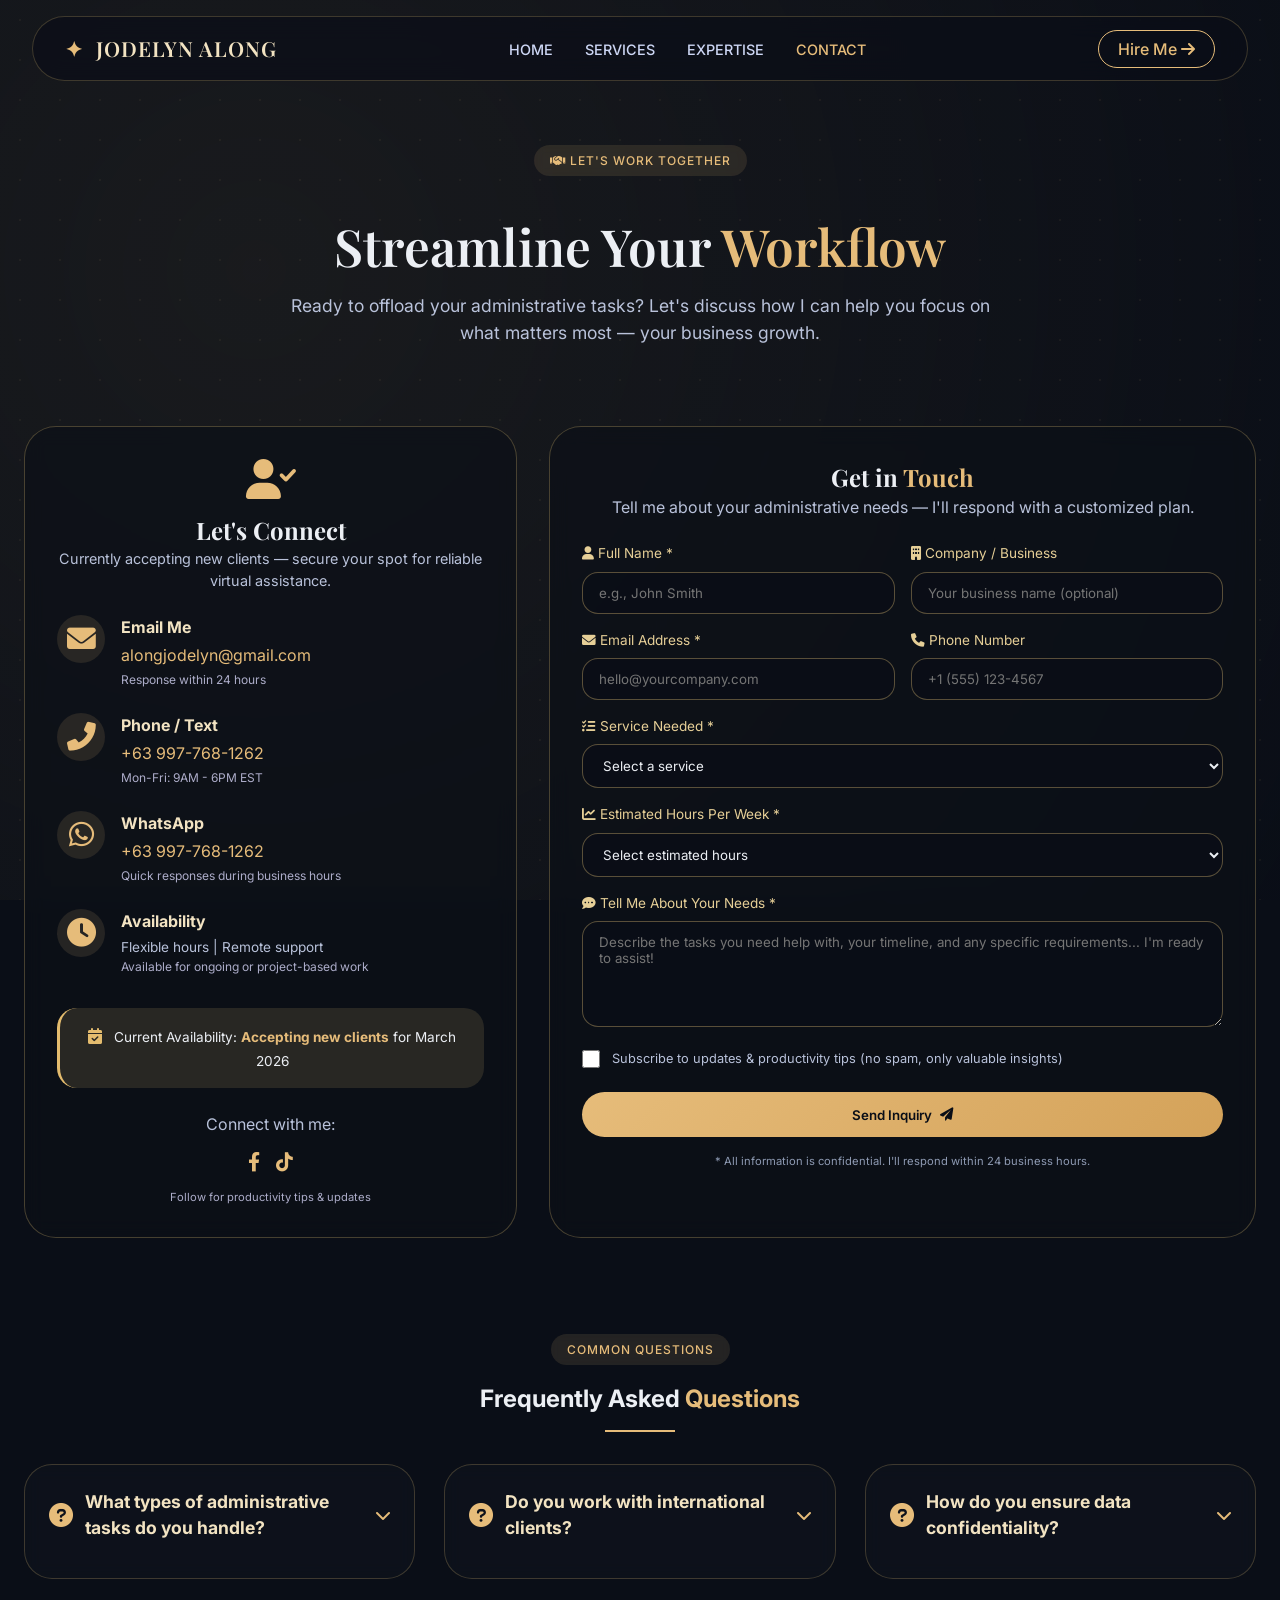
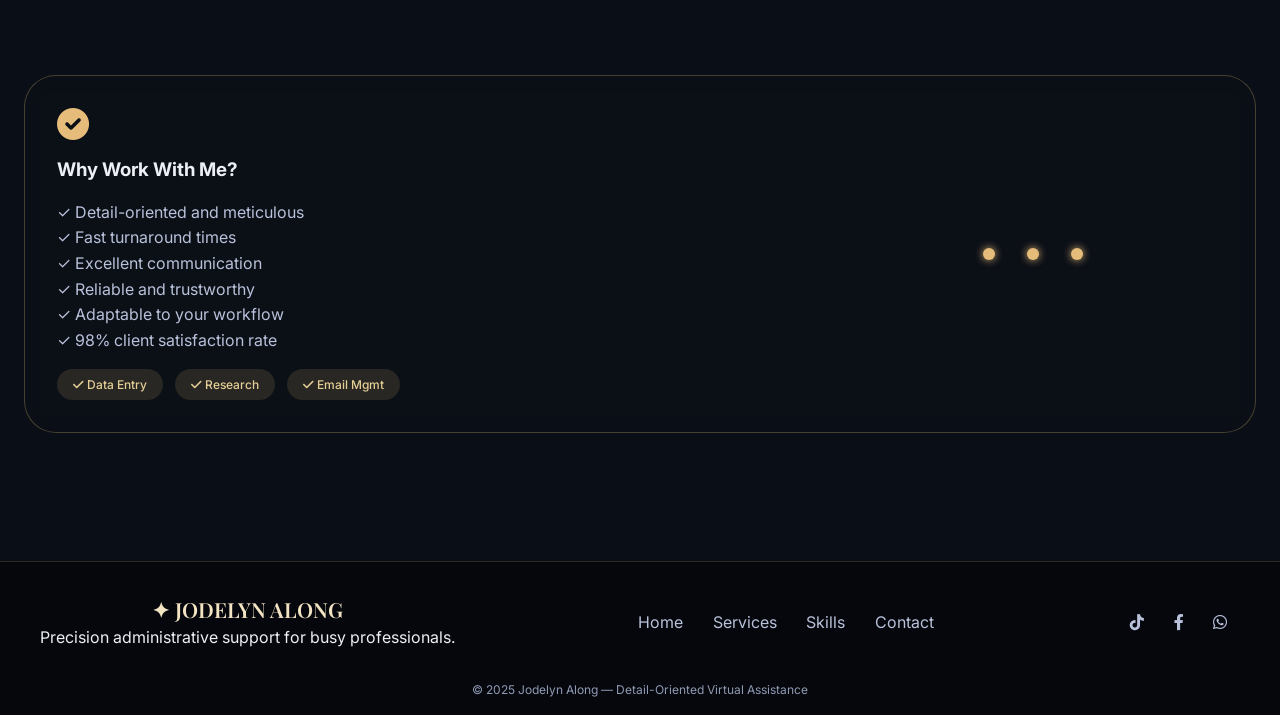
<file: contact.html>
<!DOCTYPE html>
<html lang="en">
<head>
  <meta charset="UTF-8">
  <meta name="viewport" content="width=device-width, initial-scale=1.0, viewport-fit=cover">
  <title>Jodelyn Along | Contact & Inquiries</title>
  <!-- Google Fonts + Font Awesome -->
  <link href="https://fonts.googleapis.com/css2?family=Inter:opsz,wght@14..32,200;14..32,300;14..32,400;14..32,500;14..32,600;14..32,700;14..32,800&family=Playfair+Display:ital,wght@0,400;0,500;0,600;0,700;1,400&display=swap" rel="stylesheet">
  <link rel="stylesheet" href="https://cdnjs.cloudflare.com/ajax/libs/font-awesome/6.0.0-beta3/css/all.min.css">
  <style>
    /* Complete styles to ensure consistent luxury aesthetic and responsive behavior */
    * {
      margin: 0;
      padding: 0;
      box-sizing: border-box;
    }

    body {
      background: #0a0e17;
      font-family: 'Inter', sans-serif;
      color: #eceff4;
      line-height: 1.5;
      overflow-x: hidden;
    }

    .bg-aura {
      position: fixed;
      top: 0;
      left: 0;
      width: 100%;
      height: 100%;
      background: radial-gradient(circle at 20% 30%, rgba(210, 180, 110, 0.08), rgba(10, 14, 23, 0.95));
      pointer-events: none;
      z-index: -2;
    }

    .particles-overlay {
      position: fixed;
      top: 0;
      left: 0;
      width: 100%;
      height: 100%;
      background-image: radial-gradient(rgba(210, 180, 110, 0.2) 1px, transparent 1px);
      background-size: 40px 40px;
      pointer-events: none;
      z-index: -1;
      opacity: 0.3;
    }

    .glass-nav, .glass-card, .expert-card {
      backdrop-filter: blur(12px);
      background: rgba(15, 20, 30, 0.65);
      border: 1px solid rgba(210, 180, 110, 0.25);
      border-radius: 32px;
    }

    .navbar {
      position: sticky;
      top: 0;
      z-index: 100;
      padding: 1rem 2rem;
      margin: 1rem 2rem;
      background: rgba(10, 14, 23, 0.7);
      backdrop-filter: blur(12px);
      border-radius: 80px;
      border: 1px solid rgba(210, 180, 110, 0.25);
    }

    .nav-container {
      max-width: 1280px;
      margin: 0 auto;
      display: flex;
      align-items: center;
      justify-content: space-between;
      flex-wrap: wrap;
    }

    .logo-link {
      font-family: 'Playfair Display', serif;
      font-weight: 600;
      font-size: 1.3rem;
      letter-spacing: 1px;
      color: #f2e3c2;
      text-decoration: none;
    }

    .logo-icon {
      color: #e6bc7a;
      margin-right: 6px;
    }

    .nav-links {
      display: flex;
      gap: 2rem;
      list-style: none;
    }

    .nav-item {
      color: #cdd6f4;
      text-decoration: none;
      font-weight: 500;
      font-size: 0.9rem;
      transition: 0.2s;
    }

    .nav-item.active, .nav-item:hover {
      color: #e6bc7a;
    }

    .btn-outline-light {
      background: transparent;
      border: 1px solid #e6bc7a;
      padding: 0.5rem 1.2rem;
      border-radius: 40px;
      color: #e6bc7a;
      text-decoration: none;
      font-weight: 500;
      transition: 0.2s;
    }

    .btn-outline-light:hover {
      background: rgba(230, 188, 122, 0.15);
    }

    .container {
      max-width: 1280px;
      margin: 0 auto;
      padding: 0 1.5rem;
    }

    .badge {
      background: rgba(230, 188, 122, 0.12);
      backdrop-filter: blur(4px);
      padding: 0.4rem 1rem;
      border-radius: 40px;
      font-size: 0.75rem;
      font-weight: 500;
      letter-spacing: 1px;
      color: #e6bc7a;
      width: fit-content;
    }

    h1 {
      font-family: 'Playfair Display', serif;
      font-size: 3.2rem;
      font-weight: 600;
      margin: 1rem 0;
      line-height: 1.2;
    }

    .accent {
      color: #e6bc7a;
    }

    .hero-desc {
      font-size: 1.1rem;
      color: #b9c2da;
      margin-bottom: 1rem;
    }

    .expert-card {
      background: rgba(12, 16, 24, 0.7);
      backdrop-filter: blur(10px);
      border-radius: 32px;
      padding: 2rem;
      transition: transform 0.2s ease, box-shadow 0.2s;
      border: 1px solid rgba(210, 180, 110, 0.3);
    }

    .expert-icon {
      width: 48px;
      height: 48px;
      background: rgba(230, 188, 122, 0.12);
      border-radius: 60px;
      display: flex;
      align-items: center;
      justify-content: center;
      font-size: 1.4rem;
      color: #e6bc7a;
    }

    .btn-primary {
      background: linear-gradient(135deg, #e6bc7a 0%, #d4a259 100%);
      padding: 0.9rem 1.8rem;
      border-radius: 40px;
      font-weight: 600;
      display: inline-flex;
      align-items: center;
      gap: 8px;
      color: #0a0e17;
      transition: 0.2s;
      font-family: 'Inter', sans-serif;
    }

    .btn-primary:hover {
      transform: translateY(-2px);
      box-shadow: 0 10px 20px -8px rgba(230, 188, 122, 0.4);
    }

    .work-grid {
      display: grid;
      gap: 1.8rem;
      margin-top: 2rem;
    }

    .glass-card {
      background: rgba(15, 20, 30, 0.6);
      backdrop-filter: blur(8px);
      border-radius: 28px;
      border: 1px solid rgba(210, 180, 110, 0.25);
    }

    .tech-tags {
      background: rgba(210, 180, 110, 0.15);
      padding: 0.4rem 1rem;
      border-radius: 40px;
      font-size: 0.75rem;
      font-weight: 500;
      color: #e6cf97;
    }

    .footer {
      margin-top: 4rem;
      background: rgba(5, 7, 12, 0.8);
      backdrop-filter: blur(8px);
      border-top: 1px solid rgba(210, 180, 110, 0.2);
      padding: 2rem 1rem 1rem;
      text-align: center;
    }

    .footer-content {
      display: flex;
      flex-wrap: wrap;
      justify-content: space-between;
      align-items: center;
      gap: 1.5rem;
    }

    .footer-brand .logo-footer {
      font-family: 'Playfair Display', serif;
      font-size: 1.3rem;
      font-weight: 600;
      color: #f2e3c2;
    }

    .footer-links a, .footer-social a {
      color: #b9c2da;
      margin: 0 0.8rem;
      text-decoration: none;
      transition: 0.2s;
    }

    .footer-social a:hover, .footer-links a:hover {
      color: #e6bc7a;
    }

    .copyright {
      font-size: 0.75rem;
      color: #8f9bb3;
      margin-top: 2rem;
    }

    @media (max-width: 780px) {
      .nav-container {
        flex-direction: column;
        gap: 1rem;
      }
      .nav-links {
        gap: 1.2rem;
      }
      h1 {
        font-size: 2.3rem;
      }
      .contact-wrapper {
        flex-direction: column;
      }
    }

    input, select, textarea {
      font-family: 'Inter', sans-serif;
      outline: none;
      transition: 0.2s;
    }

    input:focus, select:focus, textarea:focus {
      border-color: #e6bc7a;
      box-shadow: 0 0 0 2px rgba(230, 188, 122, 0.2);
    }
  </style>
</head>
<body>
  <div class="bg-aura"></div>
  <div class="particles-overlay"></div>

  <!-- Navigation -->
  <nav class="navbar glass-nav">
    <div class="nav-container">
      <div class="logo">
        <a href="index.html" class="logo-link">
          <span class="logo-icon">✦</span> JODELYN ALONG
        </a>
      </div>
      <ul class="nav-links">
        <li><a href="index.html" class="nav-item">HOME</a></li>
        <li><a href="index.html#work" class="nav-item">SERVICES</a></li>
        <li><a href="index.html#expertise" class="nav-item">EXPERTISE</a></li>
        <li><a href="contact.html" class="nav-item active">CONTACT</a></li>
      </ul>
      <div class="nav-cta">
        <a href="#consultation" class="btn-outline-light">Hire Me <i class="fas fa-arrow-right"></i></a>
      </div>
    </div>
  </nav>

  <main>
    <!-- Hero -->
    <section class="hero" style="min-height: auto; padding: 3rem 0 2rem 0;">
      <div class="container" style="text-align: center;">
        <div class="badge" style="display: inline-block; margin-bottom: 1.5rem;">
          <i class="fas fa-handshake"></i> LET'S WORK TOGETHER
        </div>
        <h1>Streamline Your <span class="accent">Workflow</span></h1>
        <p class="hero-desc" style="margin-left: auto; margin-right: auto; max-width: 700px;">Ready to offload your administrative tasks? Let's discuss how I can help you focus on what matters most — your business growth.</p>
      </div>
    </section>

    <!-- Main Contact Section - Split Layout -->
    <section class="expertise-section" style="padding: 2rem 0 4rem 0;">
      <div class="container contact-wrapper" style="display: flex; flex-wrap: wrap; gap: 2rem;">
        <!-- Left Side: Contact Info & Availability -->
        <div class="expert-card" style="flex: 1; min-width: 280px; text-align: left; padding: 2rem;">
          <div style="text-align: center; margin-bottom: 1.5rem;">
            <i class="fas fa-user-check" style="font-size: 2.5rem; color: #e6bc7a;"></i>
            <h2 style="margin-top: 0.75rem; font-family: 'Playfair Display', serif;">Let's Connect</h2>
            <p style="color: #b9c2da; font-size: 0.9rem;">Currently accepting new clients — secure your spot for reliable virtual assistance.</p>
          </div>

          <div style="display: flex; flex-direction: column; gap: 1.5rem;">
            <div style="display: flex; gap: 1rem; align-items: flex-start;">
              <div class="expert-icon" style="font-size: 1.8rem; margin-bottom: 0;"><i class="fas fa-envelope"></i></div>
              <div>
                <h4 style="color: #f2e3c2; margin-bottom: 0.25rem;">Email Me</h4>
                <a href="mailto:alongjodelyn@gmail.com" style="color: #e6bc7a; text-decoration: none;">alongjodelyn@gmail.com</a>
                <p style="font-size: 0.75rem; color: #adadc9; margin-top: 0.25rem;">Response within 24 hours</p>
              </div>
            </div>

            <div style="display: flex; gap: 1rem; align-items: flex-start;">
              <div class="expert-icon" style="font-size: 1.8rem; margin-bottom: 0;"><i class="fas fa-phone-alt"></i></div>
              <div>
                <h4 style="color: #f2e3c2; margin-bottom: 0.25rem;">Phone / Text</h4>
                <a href="tel:+639977681262" style="color: #e6bc7a; text-decoration: none;">+63 997-768-1262</a>
                <p style="font-size: 0.75rem; color: #adadc9; margin-top: 0.25rem;">Mon-Fri: 9AM - 6PM EST</p>
              </div>
            </div>

            <div style="display: flex; gap: 1rem; align-items: flex-start;">
              <div class="expert-icon" style="font-size: 1.8rem; margin-bottom: 0;"><i class="fab fa-whatsapp"></i></div>
              <div>
                <h4 style="color: #f2e3c2; margin-bottom: 0.25rem;">WhatsApp</h4>
                <a href="https://wa.me/639977681262" target="_blank" rel="noopener noreferrer" style="color: #e6bc7a; text-decoration: none;">+63 997-768-1262</a>
                <p style="font-size: 0.75rem; color: #adadc9; margin-top: 0.25rem;">Quick responses during business hours</p>
              </div>
            </div>

            <div style="display: flex; gap: 1rem; align-items: flex-start;">
              <div class="expert-icon" style="font-size: 1.8rem; margin-bottom: 0;"><i class="fas fa-clock"></i></div>
              <div>
                <h4 style="color: #f2e3c2; margin-bottom: 0.25rem;">Availability</h4>
                <p style="font-size: 0.85rem; color: #b9c2da;">Flexible hours | Remote support</p>
                <p style="font-size: 0.75rem; color: #adadc9;">Available for ongoing or project-based work</p>
              </div>
            </div>
          </div>

          <div style="margin: 2rem 0 1.5rem 0; padding: 1rem; background: rgba(210, 180, 110, 0.15); border-radius: 20px; text-align: center; border-left: 3px solid #e4bc6e;">
            <i class="fas fa-calendar-check" style="color: #e4bc6e; margin-right: 0.5rem;"></i>
            <span style="font-size: 0.85rem;">Current Availability: <strong style="color: #e6bc7a;">Accepting new clients</strong> for March 2026</span>
          </div>

          <!-- Social Media Links Section - Enhanced with working Facebook & TikTok links -->
          <div class="social-luxury" style="text-align: center; margin-top: 0.5rem;">
            <span style="color: #b9c2da;">Connect with me:</span>
            <div style="display: flex; gap: 1rem; justify-content: center; margin-top: 0.75rem;">
              <!-- FACEBOOK link - active, correct profile link (updated) -->
              <a href="https://www.facebook.com/jodelyn.along.7" target="_blank" rel="noopener noreferrer" style="color: #e6bc7a; font-size: 1.2rem; transition: 0.3s;" aria-label="Facebook"><i class="fab fa-facebook-f"></i></a>
              <!-- TIKTOK link - active, working link for Jodelyn Along (updated) -->
              <a href="https://www.tiktok.com/@itsmecheng_30?_r=1&_t=ZS-954JgWuUEQ0" target="_blank" rel="noopener noreferrer" style="color: #e6bc7a; font-size: 1.2rem; transition: 0.3s;" aria-label="TikTok"><i class="fab fa-tiktok"></i></a>
            </div>
            <p style="font-size: 0.7rem; color: #adadc9; margin-top: 0.75rem;">Follow for productivity tips & updates</p>
          </div>
        </div>

        <!-- Right Side: Contact Form -->
        <div class="expert-card" style="flex: 1.5; min-width: 320px; text-align: left; padding: 2rem;" id="consultation">
          <div style="text-align: center; margin-bottom: 1.5rem;">
            <h2 style="font-family: 'Playfair Display', serif;">Get in <span class="accent">Touch</span></h2>
            <p style="color: #b9c2da;">Tell me about your administrative needs — I'll respond with a customized plan.</p>
          </div>

          <form class="luxury-form" id="contactForm">
            <div style="display: flex; flex-wrap: wrap; gap: 1rem; margin-bottom: 1rem;">
              <div style="flex: 1; min-width: 180px;">
                <label style="display: block; margin-bottom: 0.5rem; font-size: 0.85rem; color: #e6cf97;"><i class="fas fa-user"></i> Full Name *</label>
                <input type="text" id="name" placeholder="e.g., John Smith" required style="width: 100%; padding: 0.75rem 1rem; background: rgba(10, 14, 23, 0.7); border: 1px solid rgba(210, 180, 110, 0.4); border-radius: 16px; color: #eceff4;">
              </div>
              <div style="flex: 1; min-width: 180px;">
                <label style="display: block; margin-bottom: 0.5rem; font-size: 0.85rem; color: #e6cf97;"><i class="fas fa-building"></i> Company / Business</label>
                <input type="text" id="company" placeholder="Your business name (optional)" style="width: 100%; padding: 0.75rem 1rem; background: rgba(10, 14, 23, 0.7); border: 1px solid rgba(210, 180, 110, 0.4); border-radius: 16px; color: #eceff4;">
              </div>
            </div>

            <div style="display: flex; flex-wrap: wrap; gap: 1rem; margin-bottom: 1rem;">
              <div style="flex: 1; min-width: 180px;">
                <label style="display: block; margin-bottom: 0.5rem; font-size: 0.85rem; color: #e6cf97;"><i class="fas fa-envelope"></i> Email Address *</label>
                <input type="email" id="email" placeholder="hello@yourcompany.com" required style="width: 100%; padding: 0.75rem 1rem; background: rgba(10, 14, 23, 0.7); border: 1px solid rgba(210, 180, 110, 0.4); border-radius: 16px; color: #eceff4;">
              </div>
              <div style="flex: 1; min-width: 180px;">
                <label style="display: block; margin-bottom: 0.5rem; font-size: 0.85rem; color: #e6cf97;"><i class="fas fa-phone"></i> Phone Number</label>
                <input type="tel" id="phone" placeholder="+1 (555) 123-4567" style="width: 100%; padding: 0.75rem 1rem; background: rgba(10, 14, 23, 0.7); border: 1px solid rgba(210, 180, 110, 0.4); border-radius: 16px; color: #eceff4;">
              </div>
            </div>

            <div style="margin-bottom: 1rem;">
              <label style="display: block; margin-bottom: 0.5rem; font-size: 0.85rem; color: #e6cf97;"><i class="fas fa-tasks"></i> Service Needed *</label>
              <select id="serviceType" required style="width: 100%; padding: 0.75rem 1rem; background: rgba(10, 14, 23, 0.7); border: 1px solid rgba(210, 180, 110, 0.4); border-radius: 16px; color: #eceff4;">
                <option value="" disabled selected>Select a service</option>
                <option value="data-entry">Data Entry & Management</option>
                <option value="research">Online Research</option>
                <option value="email">Email Management</option>
                <option value="admin">Administrative Support</option>
                <option value="combined">Combined Services (Custom Package)</option>
              </select>
            </div>

            <div style="margin-bottom: 1rem;">
              <label style="display: block; margin-bottom: 0.5rem; font-size: 0.85rem; color: #e6cf97;"><i class="fas fa-chart-line"></i> Estimated Hours Per Week *</label>
              <select id="hours" required style="width: 100%; padding: 0.75rem 1rem; background: rgba(10, 14, 23, 0.7); border: 1px solid rgba(210, 180, 110, 0.4); border-radius: 16px; color: #eceff4;">
                <option value="" disabled selected>Select estimated hours</option>
                <option value="5-10">5-10 hours/week</option>
                <option value="10-20">10-20 hours/week</option>
                <option value="20-30">20-30 hours/week</option>
                <option value="30+">30+ hours/week (Full-time support)</option>
                <option value="project">Project-based (One-time)</option>
              </select>
            </div>

            <div style="margin-bottom: 1rem;">
              <label style="display: block; margin-bottom: 0.5rem; font-size: 0.85rem; color: #e6cf97;"><i class="fas fa-comment-dots"></i> Tell Me About Your Needs *</label>
              <textarea id="message" rows="5" placeholder="Describe the tasks you need help with, your timeline, and any specific requirements... I'm ready to assist!" required style="width: 100%; padding: 0.75rem 1rem; background: rgba(10, 14, 23, 0.7); border: 1px solid rgba(210, 180, 110, 0.4); border-radius: 16px; color: #eceff4; resize: vertical;"></textarea>
            </div>

            <div style="display: flex; align-items: center; gap: 0.75rem; margin-bottom: 1.5rem;">
              <input type="checkbox" id="newsletter" style="width: 18px; height: 18px;">
              <label for="newsletter" style="font-size: 0.8rem; color: #b9c2da;">Subscribe to updates & productivity tips (no spam, only valuable insights)</label>
            </div>

            <button type="submit" class="btn-primary" id="submitBtn" style="width: 100%; justify-content: center; border: none; cursor: pointer;">
              <span class="btn-text">Send Inquiry</span>
              <i class="fas fa-paper-plane"></i>
            </button>
            <p class="form-note" style="font-size: 0.7rem; text-align: center; margin-top: 1rem; color: #8f9bb3;">* All information is confidential. I'll respond within 24 business hours.</p>
          </form>

          <div id="successMessage" style="display: none; text-align: center; padding: 2rem 1rem;">
            <i class="fas fa-check-circle" style="font-size: 3rem; color: #e4bc6e; margin-bottom: 1rem;"></i>
            <h3 style="font-family: 'Playfair Display', serif;">Thank You! ✦</h3>
            <p style="color: #b9c2da;">Your inquiry has been received. I'll get back to you within 24 hours to discuss how I can support your administrative needs.</p>
          </div>
        </div>
      </div>
    </section>

    <!-- FAQ Section -->
    <section class="work-section" style="padding: 2rem 0 4rem 0;">
      <div class="container">
        <div class="section-header" style="text-align: center; margin-bottom: 2rem;">
          <span class="badge" style="display: inline-block; margin-bottom: 1rem;">COMMON QUESTIONS</span>
          <h2>Frequently Asked <span class="accent">Questions</span></h2>
          <div style="width: 70px; height: 2px; background: #e6bc7a; margin: 0.8rem auto;"></div>
        </div>
        <div class="work-grid" style="grid-template-columns: repeat(auto-fit, minmax(300px, 1fr));">
          <div class="glass-card" style="padding: 1.5rem;">
            <div style="display: flex; align-items: center; justify-content: space-between; margin-bottom: 0.75rem; cursor: pointer;">
              <div style="display: flex; align-items: center; gap: 0.75rem;">
                <i class="fas fa-question-circle" style="font-size: 1.5rem; color: #e6bc7a;"></i>
                <h3 style="font-size: 1.1rem; color: #f2e3c2;">What types of administrative tasks do you handle?</h3>
              </div>
              <i class="fas fa-chevron-down" style="color: #e6bc7a; transition: transform 0.3s;"></i>
            </div>
            <div class="faq-answer" style="display: none; margin-top: 0.75rem; padding-top: 0.75rem; border-top: 1px solid rgba(210, 180, 110, 0.3);">
              <p style="color: #b9c2da;">I specialize in data entry, online research, email management, calendar scheduling, document organization, customer support, lead generation, and general administrative support. If it helps streamline your business, I'm here to help!</p>
            </div>
          </div>

          <div class="glass-card" style="padding: 1.5rem;">
            <div style="display: flex; align-items: center; justify-content: space-between; cursor: pointer;">
              <div style="display: flex; align-items: center; gap: 0.75rem;">
                <i class="fas fa-question-circle" style="font-size: 1.5rem; color: #e6bc7a;"></i>
                <h3 style="font-size: 1.1rem; color: #f2e3c2;">Do you work with international clients?</h3>
              </div>
              <i class="fas fa-chevron-down" style="color: #e6bc7a;"></i>
            </div>
            <div class="faq-answer" style="display: none; margin-top: 0.75rem; padding-top: 0.75rem; border-top: 1px solid rgba(210, 180, 110, 0.3);">
              <p style="color: #b9c2da;">Absolutely! I work with clients worldwide. Time zones are never an issue — I'm flexible and can adjust my schedule to meet your business hours.</p>
            </div>
          </div>

          <div class="glass-card" style="padding: 1.5rem;">
            <div style="display: flex; align-items: center; justify-content: space-between; cursor: pointer;">
              <div style="display: flex; align-items: center; gap: 0.75rem;">
                <i class="fas fa-question-circle" style="font-size: 1.5rem; color: #e6bc7a;"></i>
                <h3 style="font-size: 1.1rem; color: #f2e3c2;">How do you ensure data confidentiality?</h3>
              </div>
              <i class="fas fa-chevron-down" style="color: #e6bc7a;"></i>
            </div>
            <div class="faq-answer" style="display: none; margin-top: 0.75rem; padding-top: 0.75rem; border-top: 1px solid rgba(210, 180, 110, 0.3);">
              <p style="color: #b9c2da;">Client confidentiality is my top priority. I'm happy to sign NDAs and follow strict data security protocols to ensure your sensitive information remains protected at all times.</p>
            </div>
          </div>
        </div>
      </div>
    </section>

    <!-- Skills & Why Work With Me -->
    <section class="expertise-section" style="padding: 2rem 0 4rem 0;">
      <div class="container">
        <div class="expert-card" style="display: flex; flex-wrap: wrap; align-items: center; justify-content: space-between; text-align: left; gap: 1.5rem;">
          <div style="flex: 2;">
            <i class="fas fa-check-circle" style="font-size: 2rem; color: #e6bc7a; margin-bottom: 0.5rem; display: inline-block;"></i>
            <h3 style="margin: 0.5rem 0 1rem 0;">Why Work With Me?</h3>
            <p style="color: #b9c2da; line-height: 1.6;">✓ Detail-oriented and meticulous<br>✓ Fast turnaround times<br>✓ Excellent communication<br>✓ Reliable and trustworthy<br>✓ Adaptable to your workflow<br>✓ 98% client satisfaction rate</p>
            <div style="display: flex; flex-wrap: wrap; gap: 0.75rem; margin-top: 1rem;">
              <span class="tech-tags"><i class="fas fa-check"></i> Data Entry</span>
              <span class="tech-tags"><i class="fas fa-check"></i> Research</span>
              <span class="tech-tags"><i class="fas fa-check"></i> Email Mgmt</span>
            </div>
          </div>
          <div style="flex: 1; display: flex; justify-content: center; gap: 2rem;">
            <div style="width: 12px; height: 12px; background: #e6bc7a; border-radius: 50%; box-shadow: 0 0 8px #e6bc7a;"></div>
            <div style="width: 12px; height: 12px; background: #e6bc7a; border-radius: 50%; box-shadow: 0 0 8px #e6bc7a;"></div>
            <div style="width: 12px; height: 12px; background: #e6bc7a; border-radius: 50%; box-shadow: 0 0 8px #e6bc7a;"></div>
          </div>
        </div>
      </div>
    </section>

    <!-- Footer with updated social links including Facebook & TikTok -->
    <footer class="footer">
      <div class="container footer-content">
        <div class="footer-brand">
          <div class="logo-footer">✦ JODELYN ALONG</div>
          <p>Precision administrative support for busy professionals.</p>
        </div>
        <div class="footer-links">
          <a href="index.html">Home</a>
          <a href="index.html#work">Services</a>
          <a href="index.html#expertise">Skills</a>
          <a href="contact.html">Contact</a>
        </div>
        <div class="footer-social">
          <!-- TikTok link added in footer with correct profile -->
          <a href="https://www.tiktok.com/@jodelynalong" target="_blank" rel="noopener noreferrer"><i class="fab fa-tiktok"></i></a>
          <!-- Facebook link added in footer -->
          <a href="https://www.facebook.com/jodelyn.along" target="_blank" rel="noopener noreferrer"><i class="fab fa-facebook-f"></i></a>
          <a href="https://wa.me/639977681262" target="_blank" rel="noopener noreferrer"><i class="fab fa-whatsapp"></i></a>
        </div>
      </div>
      <div class="copyright">© 2025 Jodelyn Along — Detail-Oriented Virtual Assistance</div>
    </footer>
  </main>

  <script>
    // FAQ accordion
    document.querySelectorAll('.glass-card').forEach(card => {
      const headerDiv = card.querySelector('div[style*="cursor: pointer"]') || card.querySelector('div:first-child');
      const answerDiv = card.querySelector('.faq-answer');
      if (headerDiv && answerDiv) {
        const chevron = headerDiv.querySelector('.fa-chevron-down');
        headerDiv.addEventListener('click', (e) => {
          e.stopPropagation();
          const isOpen = answerDiv.style.display === 'block';
          answerDiv.style.display = isOpen ? 'none' : 'block';
          if (chevron) chevron.style.transform = isOpen ? 'rotate(0deg)' : 'rotate(180deg)';
        });
      }
    });

    // Form submission simulation
    const form = document.getElementById('contactForm');
    const successMsg = document.getElementById('successMessage');
    const submitBtn = document.getElementById('submitBtn');
    const formParent = document.querySelector('#consultation .luxury-form')?.closest('.expert-card');

    form.addEventListener('submit', async (e) => {
      e.preventDefault();
      const name = document.getElementById('name').value.trim();
      const email = document.getElementById('email').value.trim();
      const serviceType = document.getElementById('serviceType').value;
      const message = document.getElementById('message').value.trim();

      if (!name || !email || !serviceType || !message) {
        alert('Please fill in all required fields (*).');
        return;
      }
      if (!email.includes('@')) {
        alert('Please enter a valid email address.');
        return;
      }

      submitBtn.disabled = true;
      submitBtn.innerHTML = '<span class="btn-text">Sending...</span><i class="fas fa-spinner fa-pulse"></i>';
      
      setTimeout(() => {
        form.style.display = 'none';
        successMsg.style.display = 'block';
        successMsg.scrollIntoView({ behavior: 'smooth', block: 'center' });
        submitBtn.disabled = false;
      }, 1200);
    });
  </script>
</body>
</html>
</file>
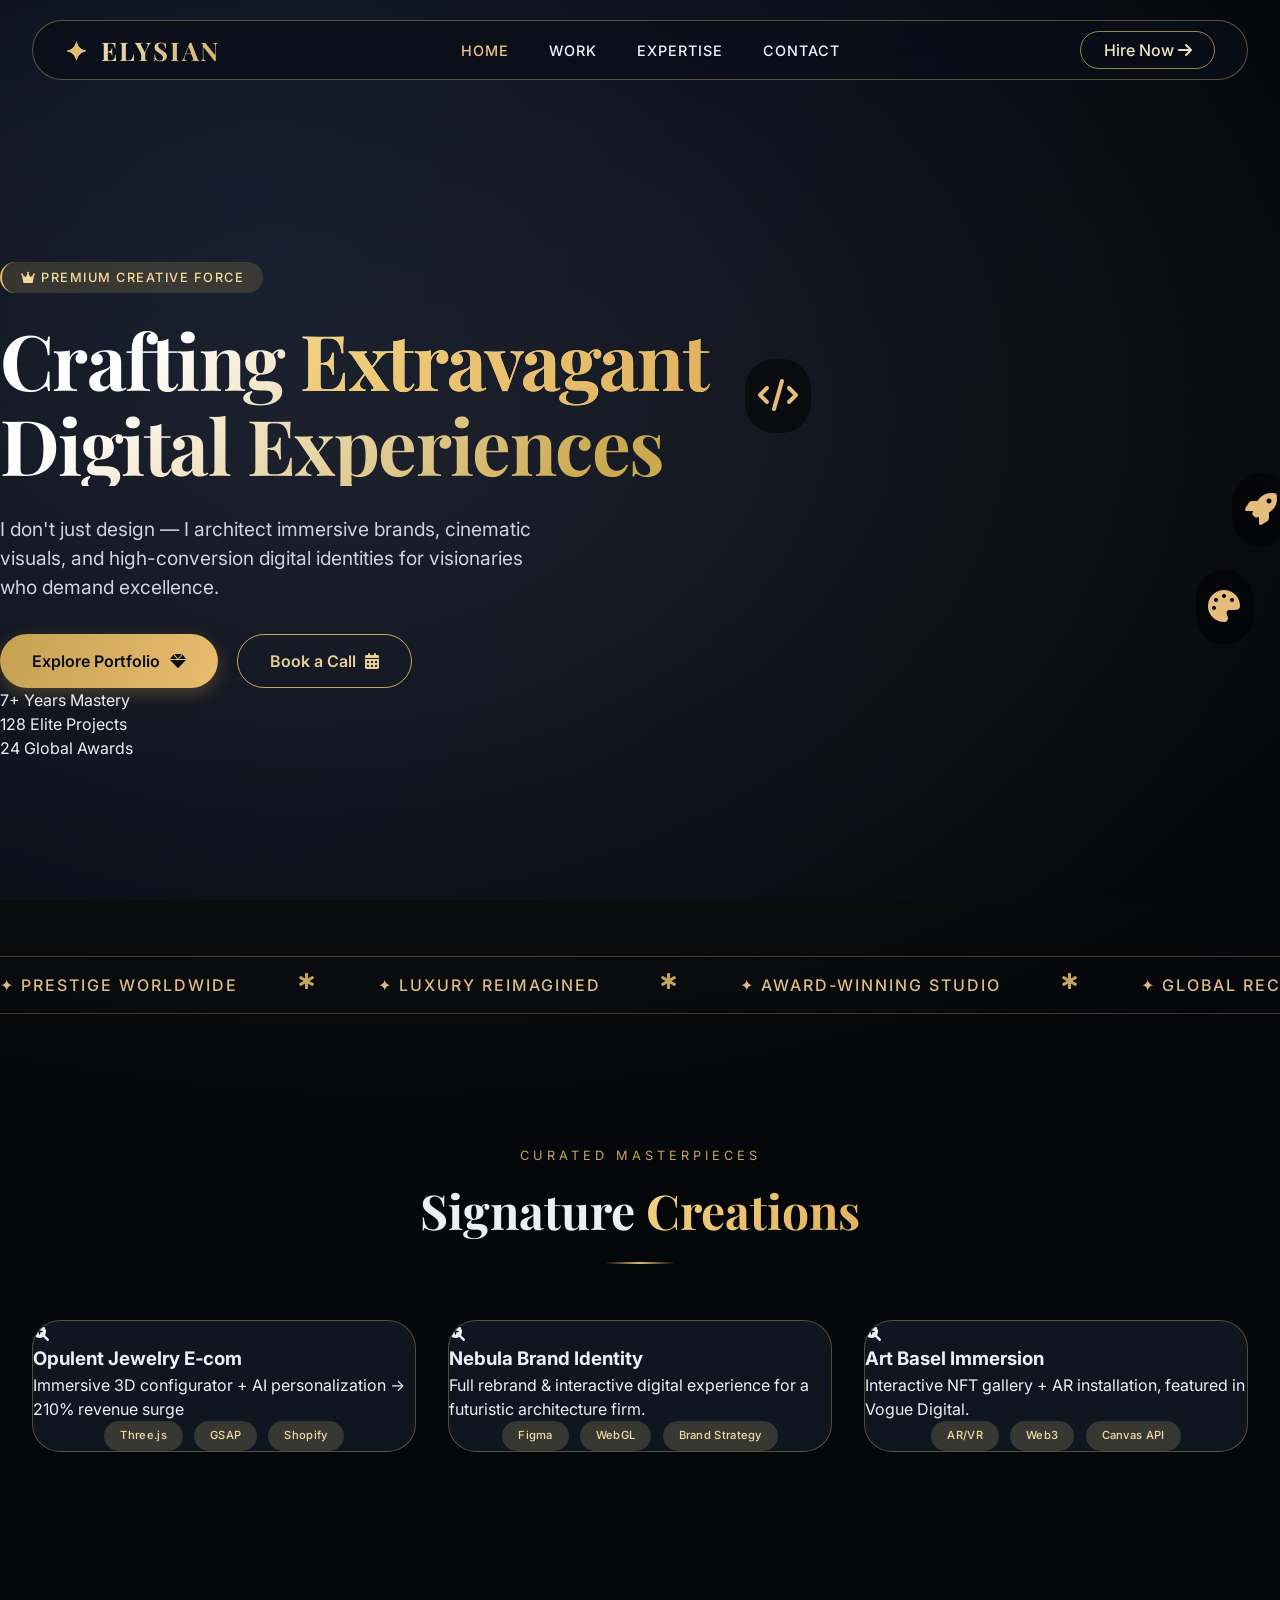
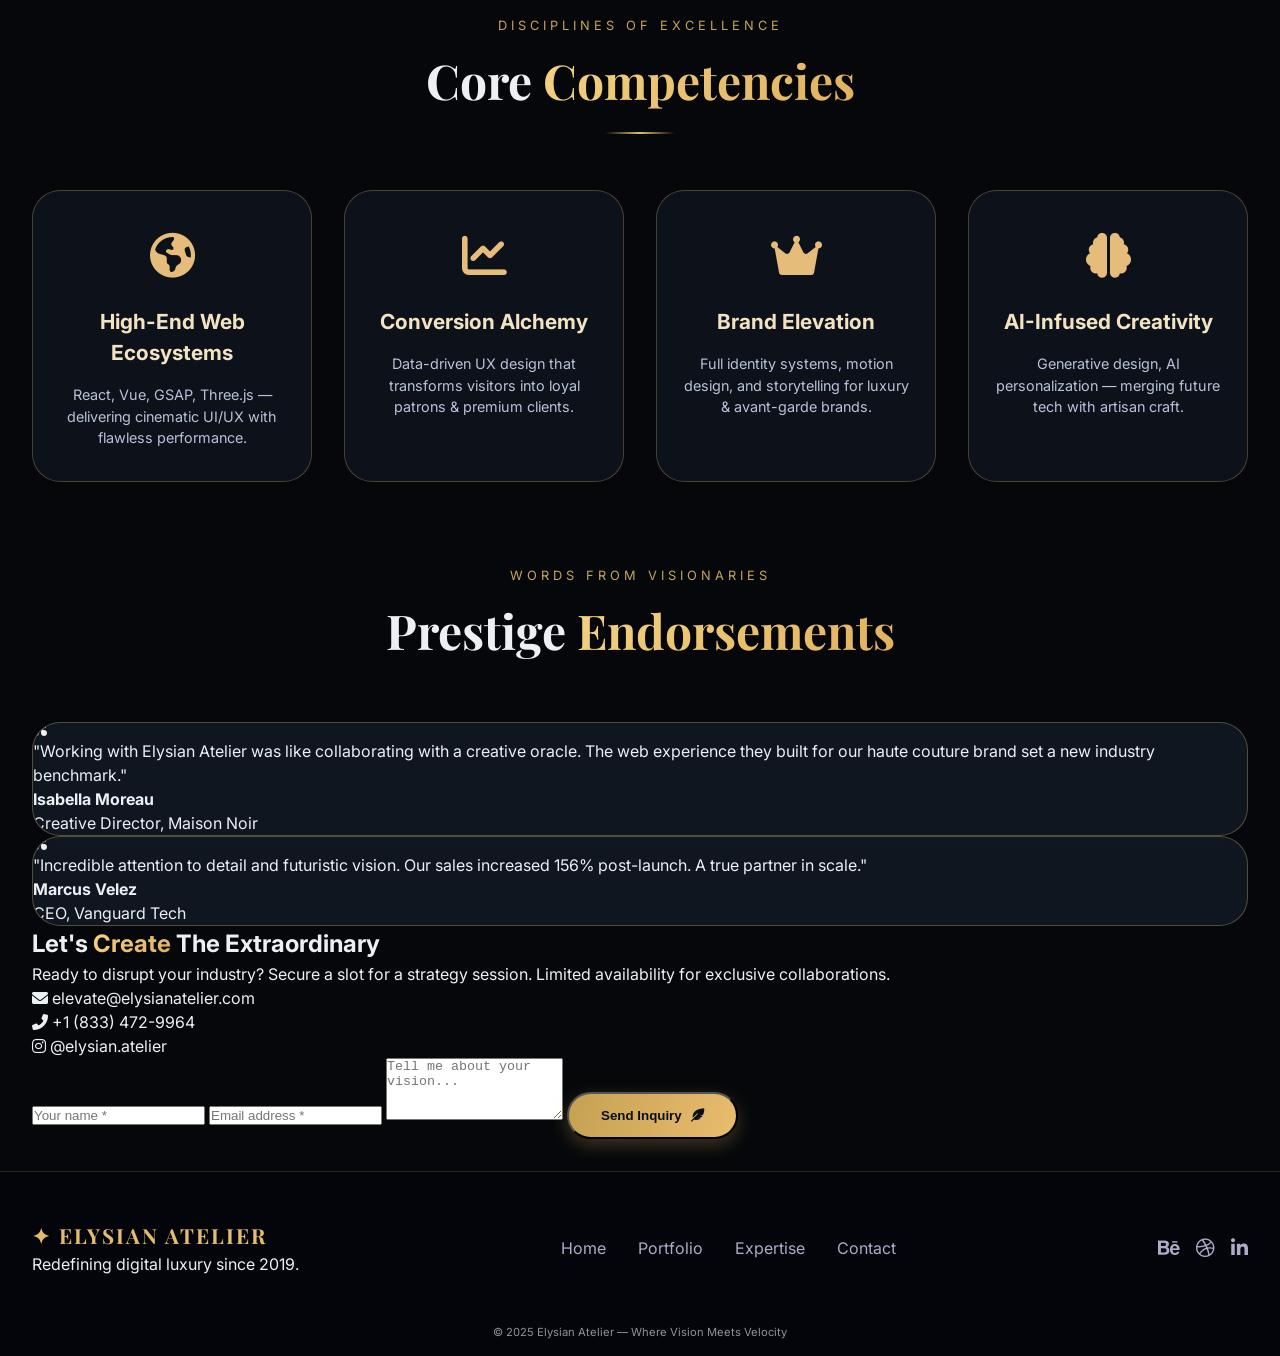
<file: portfolio.html>
<!DOCTYPE html>
<html lang="en">
<head>
  <meta charset="UTF-8">
  <meta name="viewport" content="width=device-width, initial-scale=1.0, viewport-fit=cover">
  <title>Elysian Atelier | Visionary Portfolio</title>
  <!-- Google Fonts + Font Awesome for luxury icons -->
  <link href="https://fonts.googleapis.com/css2?family=Inter:opsz,wght@14..32,200;14..32,300;14..32,400;14..32,500;14..32,600;14..32,700;14..32,800&family=Playfair+Display:ital,wght@0,400;0,500;0,600;0,700;1,400&display=swap" rel="stylesheet">
  <link rel="stylesheet" href="https://cdnjs.cloudflare.com/ajax/libs/font-awesome/6.0.0-beta3/css/all.min.css">
  <link rel="stylesheet" href="styles.css">
</head>
<body>
  <div class="bg-aura"></div>

  <!-- Navigation -->
  <nav class="navbar glass-nav">
    <div class="nav-container">
      <div class="logo">
        <span class="logo-icon">✦</span> ELYSIAN
      </div>
      <ul class="nav-links">
        <li><a href="#home" class="nav-item active">HOME</a></li>
        <li><a href="#work" class="nav-item">WORK</a></li>
        <li><a href="#expertise" class="nav-item">EXPERTISE</a></li>
        <li><a href="#contact" class="nav-item">CONTACT</a></li>
      </ul>
      <div class="nav-cta">
        <a href="#contact" class="btn-outline-light">Hire Now <i class="fas fa-arrow-right"></i></a>
      </div>
    </div>
  </nav>

  <main>
    <!-- Hero Section -->
    <section id="home" class="hero container">
      <div class="hero-content">
        <div class="badge">
          <i class="fas fa-crown"></i> PREMIUM CREATIVE FORCE
        </div>
        <h1 class="glow-text">Crafting <span class="accent">Extravagant</span><br>Digital Experiences</h1>
        <p class="hero-desc">I don't just design — I architect immersive brands, cinematic visuals, and high-conversion digital identities for visionaries who demand excellence.</p>
        <div class="hero-buttons">
          <a href="#work" class="btn-primary">Explore Portfolio <i class="fas fa-gem"></i></a>
          <a href="#contact" class="btn-secondary">Book a Call <i class="fas fa-calendar-alt"></i></a>
        </div>
        <div class="stats-row">
          <div class="stat"><span class="stat-number">7+</span> <span>Years Mastery</span></div>
          <div class="stat"><span class="stat-number">128</span> <span>Elite Projects</span></div>
          <div class="stat"><span class="stat-number">24</span> <span>Global Awards</span></div>
        </div>
      </div>
      <div class="hero-visual">
        <div class="orb-container">
          <div class="orb-core"></div>
          <div class="orb-ring"></div>
        </div>
        <div class="floating-icon icon-1"><i class="fas fa-code"></i></div>
        <div class="floating-icon icon-2"><i class="fas fa-palette"></i></div>
        <div class="floating-icon icon-3"><i class="fas fa-rocket"></i></div>
      </div>
    </section>

    <!-- Marquee - luxury brands -->
    <div class="marquee-section">
      <div class="marquee">
        <div class="marquee-track">
          <span>✦ PRESTIGE WORLDWIDE</span> <i class="fas fa-star-of-life"></i>
          <span>✦ LUXURY REIMAGINED</span> <i class="fas fa-star-of-life"></i>
          <span>✦ AWARD-WINNING STUDIO</span> <i class="fas fa-star-of-life"></i>
          <span>✦ GLOBAL RECOGNITION</span> <i class="fas fa-star-of-life"></i>
          <span>✦ PRESTIGE WORLDWIDE</span> <i class="fas fa-star-of-life"></i>
          <span>✦ LUXURY REIMAGINED</span> <i class="fas fa-star-of-life"></i>
        </div>
      </div>
    </div>

    <!-- Work Showcase Section -->
    <section id="work" class="work-section">
      <div class="container">
        <div class="section-header">
          <span class="section-subtitle">CURATED MASTERPIECES</span>
          <h2>Signature <span class="accent">Creations</span></h2>
          <div class="section-line"></div>
        </div>
        <div class="work-grid">
          <div class="work-card glass-card">
            <div class="work-img-overlay">
              <div class="work-img place-1"></div>
              <div class="work-overlay-content">
                <i class="fas fa-search-plus"></i>
              </div>
            </div>
            <div class="work-info">
              <h3>Opulent Jewelry E‑com</h3>
              <p>Immersive 3D configurator + AI personalization → 210% revenue surge</p>
              <div class="tech-tags">
                <span>Three.js</span><span>GSAP</span><span>Shopify</span>
              </div>
            </div>
          </div>
          <div class="work-card glass-card">
            <div class="work-img-overlay">
              <div class="work-img place-2"></div>
              <div class="work-overlay-content">
                <i class="fas fa-search-plus"></i>
              </div>
            </div>
            <div class="work-info">
              <h3>Nebula Brand Identity</h3>
              <p>Full rebrand & interactive digital experience for a futuristic architecture firm.</p>
              <div class="tech-tags">
                <span>Figma</span><span>WebGL</span><span>Brand Strategy</span>
              </div>
            </div>
          </div>
          <div class="work-card glass-card">
            <div class="work-img-overlay">
              <div class="work-img place-3"></div>
              <div class="work-overlay-content">
                <i class="fas fa-search-plus"></i>
              </div>
            </div>
            <div class="work-info">
              <h3>Art Basel Immersion</h3>
              <p>Interactive NFT gallery + AR installation, featured in Vogue Digital.</p>
              <div class="tech-tags">
                <span>AR/VR</span><span>Web3</span><span>Canvas API</span>
              </div>
            </div>
          </div>
        </div>
      </div>
    </section>

    <!-- Expertise Section -->
    <section id="expertise" class="expertise-section">
      <div class="container">
        <div class="section-header">
          <span class="section-subtitle">DISCIPLINES OF EXCELLENCE</span>
          <h2>Core <span class="accent">Competencies</span></h2>
          <div class="section-line"></div>
        </div>
        <div class="expertise-grid">
          <div class="expert-card glass-card">
            <div class="expert-icon"><i class="fas fa-globe-americas"></i></div>
            <h3>High-End Web Ecosystems</h3>
            <p>React, Vue, GSAP, Three.js — delivering cinematic UI/UX with flawless performance.</p>
          </div>
          <div class="expert-card glass-card">
            <div class="expert-icon"><i class="fas fa-chart-line"></i></div>
            <h3>Conversion Alchemy</h3>
            <p>Data-driven UX design that transforms visitors into loyal patrons & premium clients.</p>
          </div>
          <div class="expert-card glass-card">
            <div class="expert-icon"><i class="fas fa-crown"></i></div>
            <h3>Brand Elevation</h3>
            <p>Full identity systems, motion design, and storytelling for luxury & avant-garde brands.</p>
          </div>
          <div class="expert-card glass-card">
            <div class="expert-icon"><i class="fas fa-brain"></i></div>
            <h3>AI-Infused Creativity</h3>
            <p>Generative design, AI personalization — merging future tech with artisan craft.</p>
          </div>
        </div>
      </div>
    </section>

    <!-- Testimonials -->
    <section class="testimonials">
      <div class="container">
        <div class="section-header">
          <span class="section-subtitle">WORDS FROM VISIONARIES</span>
          <h2>Prestige <span class="accent">Endorsements</span></h2>
        </div>
        <div class="testimonial-grid">
          <div class="testimonial-card glass-card">
            <i class="fas fa-quote-left quote-icon"></i>
            <p>"Working with Elysian Atelier was like collaborating with a creative oracle. The web experience they built for our haute couture brand set a new industry benchmark."</p>
            <div class="client">
              <div class="client-avatar"></div>
              <div><strong>Isabella Moreau</strong><br>Creative Director, Maison Noir</div>
            </div>
          </div>
          <div class="testimonial-card glass-card">
            <i class="fas fa-quote-left quote-icon"></i>
            <p>"Incredible attention to detail and futuristic vision. Our sales increased 156% post-launch. A true partner in scale."</p>
            <div class="client">
              <div class="client-avatar alt-avatar"></div>
              <div><strong>Marcus Velez</strong><br>CEO, Vanguard Tech</div>
            </div>
          </div>
        </div>
      </div>
    </section>

    <!-- Contact / CTA Extravagant -->
    <section id="contact" class="contact-section">
      <div class="container contact-container glass-card-cta">
        <div class="contact-left">
          <h2>Let's <span class="accent">Create</span> The Extraordinary</h2>
          <p>Ready to disrupt your industry? Secure a slot for a strategy session. Limited availability for exclusive collaborations.</p>
          <div class="contact-details">
            <div><i class="fas fa-envelope"></i> elevate@elysianatelier.com</div>
            <div><i class="fas fa-phone-alt"></i> +1 (833) 472-9964</div>
            <div><i class="fab fa-instagram"></i> @elysian.atelier</div>
          </div>
        </div>
        <div class="contact-right">
          <form class="extravagant-form">
            <input type="text" placeholder="Your name *" required>
            <input type="email" placeholder="Email address *" required>
            <textarea rows="4" placeholder="Tell me about your vision..."></textarea>
            <button type="submit" class="btn-primary full-btn">Send Inquiry <i class="fas fa-feather-alt"></i></button>
          </form>
        </div>
      </div>
    </section>

    <!-- Footer -->
    <footer class="footer">
      <div class="container footer-content">
        <div class="footer-brand">
          <div class="logo-footer">✦ ELYSIAN ATELIER</div>
          <p>Redefining digital luxury since 2019.</p>
        </div>
        <div class="footer-links">
          <a href="#home">Home</a>
          <a href="#work">Portfolio</a>
          <a href="#expertise">Expertise</a>
          <a href="#contact">Contact</a>
        </div>
        <div class="footer-social">
          <a href="#"><i class="fab fa-behance"></i></a>
          <a href="#"><i class="fab fa-dribbble"></i></a>
          <a href="#"><i class="fab fa-linkedin-in"></i></a>
        </div>
      </div>
      <div class="copyright">© 2025 Elysian Atelier — Where Vision Meets Velocity</div>
    </footer>
  </main>
</body>
</html>
</file>
<file: styles.css>
/* RESET & GLOBAL */
* {
  margin: 0;
  padding: 0;
  box-sizing: border-box;
}

body {
  background-color: #05070a;
  font-family: 'Inter', sans-serif;
  color: #eceff4;
  line-height: 1.5;
  scroll-behavior: smooth;
  overflow-x: hidden;
}

/* Extravagant gradient animated background */
.bg-aura {
  position: fixed;
  top: 0;
  left: 0;
  width: 100%;
  height: 100%;
  z-index: -2;
  background: radial-gradient(circle at 20% 30%, rgba(10, 20, 40, 1) 0%, #03050b 90%);
}

.bg-aura::before {
  content: "";
  position: absolute;
  width: 200%;
  height: 200%;
  top: -50%;
  left: -50%;
  background: radial-gradient(ellipse at 40% 50%, rgba(255, 215, 150, 0.08) 0%, transparent 60%);
  animation: slowDrift 28s infinite alternate;
  z-index: -1;
}

@keyframes slowDrift {
  0% { transform: translate(0%, 0%) rotate(0deg); opacity: 0.4; }
  100% { transform: translate(5%, 8%) rotate(5deg); opacity: 0.9; }
}

/* Custom scrollbar */
::-webkit-scrollbar {
  width: 6px;
}
::-webkit-scrollbar-track {
  background: #0e121b;
}
::-webkit-scrollbar-thumb {
  background: #c6a55c;
  border-radius: 10px;
}

/* Container */
.container {
  max-width: 1400px;
  margin: 0 auto;
  padding: 0 2rem;
}

/* Glass Card - Enhanced with better visibility */
.glass-card {
  background: rgba(20, 28, 40, 0.75);
  backdrop-filter: blur(12px);
  border: 1px solid rgba(210, 180, 110, 0.35);
  border-radius: 28px;
  overflow: hidden;
  transition: all 0.4s ease;
  height: 100%;
  display: flex;
  flex-direction: column;
}

.glass-card:hover {
  border-color: rgba(210, 180, 110, 0.8);
  transform: translateY(-8px);
  box-shadow: 0 25px 40px -12px rgba(0, 0, 0, 0.6), 0 0 0 1px rgba(210, 180, 110, 0.2);
}

/* Navigation */
.navbar {
  position: sticky;
  top: 20px;
  z-index: 1000;
  margin: 1.2rem 2rem;
  background: rgba(10, 14, 23, 0.75);
  backdrop-filter: blur(16px);
  border-radius: 80px;
  border: 1px solid rgba(210, 180, 110, 0.4);
  padding: 0.6rem 2rem;
}

.nav-container {
  max-width: 1400px;
  margin: 0 auto;
  display: flex;
  justify-content: space-between;
  align-items: center;
}

.logo {
  font-family: 'Playfair Display', serif;
  font-weight: 700;
  font-size: 1.6rem;
  letter-spacing: 2px;
  background: linear-gradient(135deg, #f5e7c8, #d4af6a);
  -webkit-background-clip: text;
  background-clip: text;
  color: transparent;
}

.logo-icon {
  color: #e4bc6e;
  margin-right: 4px;
}

.nav-links {
  display: flex;
  gap: 2.5rem;
  list-style: none;
}

.nav-item {
  text-decoration: none;
  color: #eef3ff;
  font-weight: 500;
  font-size: 0.9rem;
  letter-spacing: 1px;
  transition: 0.3s;
}

.nav-item:hover, .nav-item.active {
  color: #e9c483;
}

.btn-outline-light {
  border: 1px solid rgba(210, 180, 110, 0.7);
  padding: 0.5rem 1.4rem;
  border-radius: 40px;
  text-decoration: none;
  color: #f2e3c2;
  font-weight: 500;
  transition: 0.3s;
}

.btn-outline-light:hover {
  background: rgba(210, 180, 110, 0.2);
  border-color: #e4bc6e;
  box-shadow: 0 0 12px rgba(210, 180, 110, 0.3);
}

/* Hero Section */
.hero {
  min-height: 90vh;
  display: flex;
  align-items: center;
  justify-content: space-between;
  flex-wrap: wrap;
  gap: 2rem;
  padding: 4rem 0 3rem;
}

.hero-content {
  flex: 1.2;
}

.badge {
  display: inline-block;
  background: rgba(198, 165, 92, 0.2);
  backdrop-filter: blur(4px);
  padding: 0.4rem 1.2rem;
  border-radius: 60px;
  font-size: 0.8rem;
  letter-spacing: 1.5px;
  font-weight: 500;
  border-left: 2px solid #e4bc6e;
  color: #f3da9b;
  margin-bottom: 1.5rem;
}

h1 {
  font-family: 'Playfair Display', serif;
  font-size: 4.8rem;
  font-weight: 700;
  line-height: 1.1;
  background: linear-gradient(135deg, #FFFFFF 20%, #E9D6A7 50%, #CBA950 85%);
  -webkit-background-clip: text;
  background-clip: text;
  color: transparent;
  letter-spacing: -0.02em;
}

.accent {
  background: linear-gradient(135deg, #f3d382, #e0b05e);
  -webkit-background-clip: text;
  background-clip: text;
  color: transparent;
}

.hero-desc {
  font-size: 1.2rem;
  margin: 1.8rem 0 2rem;
  color: #cbd5e6;
  max-width: 550px;
  line-height: 1.5;
}

.hero-buttons {
  display: flex;
  gap: 1.2rem;
  flex-wrap: wrap;
}

.btn-primary, .btn-secondary {
  display: inline-flex;
  align-items: center;
  gap: 0.6rem;
  padding: 0.9rem 2rem;
  border-radius: 60px;
  text-decoration: none;
  font-weight: 600;
  transition: 0.3s;
}

.btn-primary {
  background: linear-gradient(105deg, #c6a152, #e9bc6e);
  color: #0a0e17;
  box-shadow: 0 6px 18px rgba(198, 165, 82, 0.3);
}

.btn-primary:hover {
  transform: scale(1.02);
  box-shadow: 0 10px 28px rgba(210, 180, 110, 0.5);
}

.btn-secondary {
  border: 1px solid #c6a55c;
  color: #e6cf97;
  background: transparent;
}

.btn-secondary:hover {
  background: rgba(210, 180, 110, 0.1);
  border-color: #f0cb86;
}

/* Hero Visual */
.hero-visual {
  flex: 0.9;
  position: relative;
  min-height: 380px;
  display: flex;
  justify-content: center;
  align-items: center;
}

.profile-container {
  position: relative;
  width: 300px;
  height: 300px;
  margin: 0 auto;
}

.profile-image {
  width: 100%;
  height: 100%;
  object-fit: cover;
  border-radius: 50%;
  border: 4px solid rgba(255, 255, 255, 0.15);
  box-shadow: 0 0 40px rgba(198, 165, 92, 0.4);
  position: relative;
  z-index: 2;
  background: #1a1f2c;
}

.floating-icon {
  position: absolute;
  font-size: 2rem;
  color: #e6bc7a;
  background: rgba(0,0,0,0.5);
  backdrop-filter: blur(8px);
  padding: 0.8rem;
  border-radius: 30px;
  animation: float 5s infinite ease-in-out;
  z-index: 3;
}

.icon-1 { top: 10%; left: 0; animation-delay: 0s; }
.icon-2 { bottom: 15%; right: 5%; animation-delay: 1s; }
.icon-3 { top: 40%; right: -10px; animation-delay: 2s; }

@keyframes float {
  0% { transform: translateY(0px);}
  50% { transform: translateY(-15px);}
  100% { transform: translateY(0px);}
}

/* Marquee */
.marquee-section {
  overflow: hidden;
  margin: 3rem 0;
  border-top: 1px solid rgba(210, 180, 110, 0.3);
  border-bottom: 1px solid rgba(210, 180, 110, 0.3);
  padding: 1rem 0;
}

.marquee-track {
  display: inline-flex;
  white-space: nowrap;
  animation: marquee 20s linear infinite;
  gap: 3rem;
  font-weight: 500;
  letter-spacing: 2px;
  color: #dabb86;
}

.marquee-track i {
  color: #c6a55c;
  margin: 0 0.8rem;
}

@keyframes marquee {
  0% { transform: translateX(0%);}
  100% { transform: translateX(-50%);}
}

/* Section Headers */
.section-header {
  text-align: center;
  margin-bottom: 3.5rem;
}

.section-subtitle {
  font-size: 0.8rem;
  letter-spacing: 4px;
  color: #c6a55c;
  font-weight: 400;
  text-transform: uppercase;
}

.section-header h2 {
  font-size: 3rem;
  font-family: 'Playfair Display', serif;
  margin-top: 0.5rem;
}

.section-line {
  width: 70px;
  height: 2px;
  background: linear-gradient(90deg, transparent, #e4bc6e, transparent);
  margin: 1rem auto 0;
}

/* Work Section - Enhanced card visibility */
.work-section {
  padding: 5rem 0;
}

.work-grid {
  display: grid;
  grid-template-columns: repeat(auto-fit, minmax(350px, 1fr));
  gap: 2rem;
}

/* Card Image Wrapper - IMPROVED VISIBILITY */
.card-image-wrapper {
  position: relative;
  height: 220px;
  overflow: hidden;
  background: linear-gradient(135deg, #1a1f2c, #0f121c);
}

.card-bg-image {
  width: 100%;
  height: 100%;
  object-fit: cover;
  transition: transform 0.6s cubic-bezier(0.2, 0.9, 0.4, 1.1);
  display: block;
}

.glass-card:hover .card-bg-image {
  transform: scale(1.08);
}

.card-icon-overlay {
  position: absolute;
  top: 0;
  left: 0;
  width: 100%;
  height: 100%;
  background: linear-gradient(135deg, rgba(0,0,0,0.4) 0%, rgba(0,0,0,0.2) 100%);
  display: flex;
  align-items: center;
  justify-content: center;
  opacity: 0;
  transition: opacity 0.4s ease;
  backdrop-filter: blur(3px);
}

.card-icon-overlay i {
  font-size: 3.5rem;
  color: #e4bc6e;
  text-shadow: 0 0 20px rgba(0,0,0,0.5);
}

.card-image-wrapper:hover .card-icon-overlay {
  opacity: 1;
}

/* Card Content */
.card-content {
  padding: 1.8rem;
  display: flex;
  flex-direction: column;
  flex: 1;
  background: rgba(12, 18, 28, 0.4);
}

/* Service Icon */
.service-icon-wrapper {
  text-align: center;
  margin-bottom: 1rem;
  line-height: 0;
}

.service-icon-wrapper i {
  filter: drop-shadow(0 2px 8px rgba(0,0,0,0.3));
  transition: transform 0.3s ease;
}

.glass-card:hover .service-icon-wrapper i {
  transform: scale(1.08);
}

/* Service Title */
.service-title {
  font-size: 1.5rem;
  font-weight: 700;
  text-align: center;
  margin-bottom: 0.8rem;
  color: #f2e3c2;
  font-family: 'Playfair Display', serif;
}

/* Service Description */
.service-description {
  font-size: 0.92rem;
  line-height: 1.6;
  color: #d0d8ee;
  margin-bottom: 1.25rem;
  text-align: center;
}

/* Tech Tags */
.tech-tags {
  display: flex;
  flex-wrap: wrap;
  gap: 0.7rem;
  justify-content: center;
  margin-top: auto;
}

.tech-tags span {
  font-size: 0.7rem;
  background: rgba(210, 180, 110, 0.2);
  padding: 0.4rem 1rem;
  border-radius: 30px;
  color: #f2daa2;
  font-weight: 500;
  letter-spacing: 0.3px;
  transition: all 0.2s ease;
  backdrop-filter: blur(4px);
}

.tech-tags span:hover {
  background: rgba(210, 180, 110, 0.45);
  transform: translateY(-2px);
}

/* Expertise Section */
.expertise-section {
  padding: 5rem 0;
}

.expertise-grid {
  display: grid;
  grid-template-columns: repeat(auto-fit, minmax(250px, 1fr));
  gap: 2rem;
}

.expert-card {
  padding: 2rem 1.5rem;
  text-align: center;
  border-radius: 28px;
  background: rgba(20, 28, 40, 0.55);
  backdrop-filter: blur(12px);
  border: 1px solid rgba(210, 180, 110, 0.3);
  transition: all 0.4s ease;
}

.expert-card:hover {
  border-color: rgba(210, 180, 110, 0.7);
  transform: translateY(-5px);
  background: rgba(30, 38, 52, 0.65);
}

.expert-icon {
  font-size: 2.8rem;
  color: #e6bc7a;
  margin-bottom: 1rem;
}

.expert-card h3 {
  margin-bottom: 1rem;
  font-size: 1.3rem;
  color: #f2e3c2;
}

.expert-card p {
  color: #b9c2da;
  font-size: 0.9rem;
  line-height: 1.5;
}

/* Footer */
.footer {
  background: #03050b;
  padding: 3rem 0 1rem;
  border-top: 1px solid rgba(210, 180, 110, 0.2);
  margin-top: 2rem;
}

.footer-content {
  display: flex;
  justify-content: space-between;
  align-items: center;
  flex-wrap: wrap;
  gap: 1rem;
}

.logo-footer {
  font-family: 'Playfair Display', serif;
  font-size: 1.3rem;
  font-weight: bold;
  letter-spacing: 2px;
  color: #e4bc6e;
}

.footer-links {
  display: flex;
  gap: 2rem;
}

.footer-links a, .footer-social a {
  text-decoration: none;
  color: #adadc9;
  transition: 0.2s;
}

.footer-links a:hover, .footer-social a:hover {
  color: #e4bc6e;
}

.footer-social {
  display: flex;
  gap: 1rem;
  font-size: 1.2rem;
}

.copyright {
  text-align: center;
  margin-top: 3rem;
  font-size: 0.7rem;
  opacity: 0.6;
}

/* Responsive */
@media (max-width: 900px) {
  .navbar {
    margin: 0.8rem;
    padding: 0.5rem 1rem;
  }
  .nav-links {
    display: none;
  }
  h1 {
    font-size: 2.8rem;
  }
  .hero {
    flex-direction: column;
    text-align: center;
  }
  .hero-desc {
    margin-left: auto;
    margin-right: auto;
  }
  .work-grid {
    grid-template-columns: 1fr;
  }
  .section-header h2 {
    font-size: 2rem;
  }
  .service-title {
    font-size: 1.3rem;
  }
  .card-image-wrapper {
    height: 190px;
  }
  .container {
    padding: 0 1.2rem;
  }
}

@media (max-width: 480px) {
  .container {
    padding: 0 1rem;
  }
  .card-content {
    padding: 1.2rem;
  }
  .service-title {
    font-size: 1.2rem;
  }
  .service-description {
    font-size: 0.85rem;
  }
  .tech-tags span {
    font-size: 0.6rem;
    padding: 0.3rem 0.8rem;
  }
}
</file>
